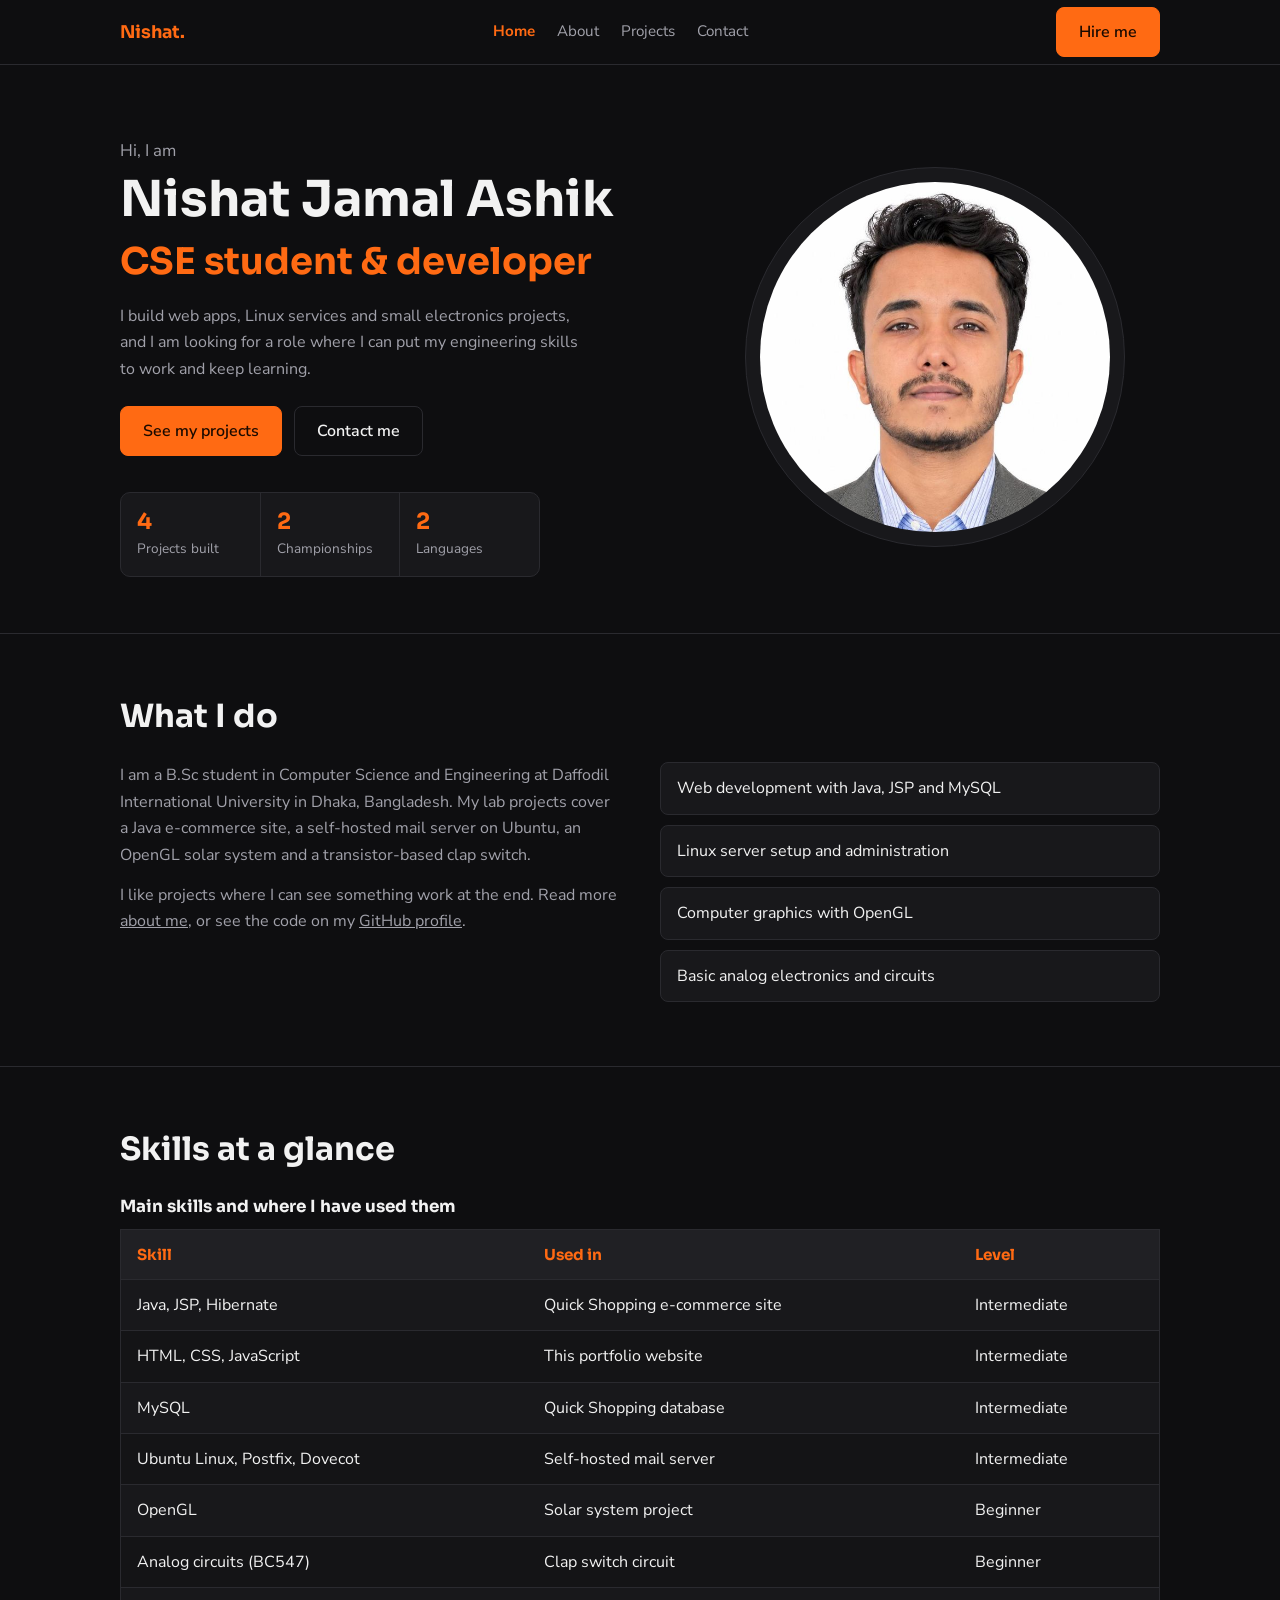
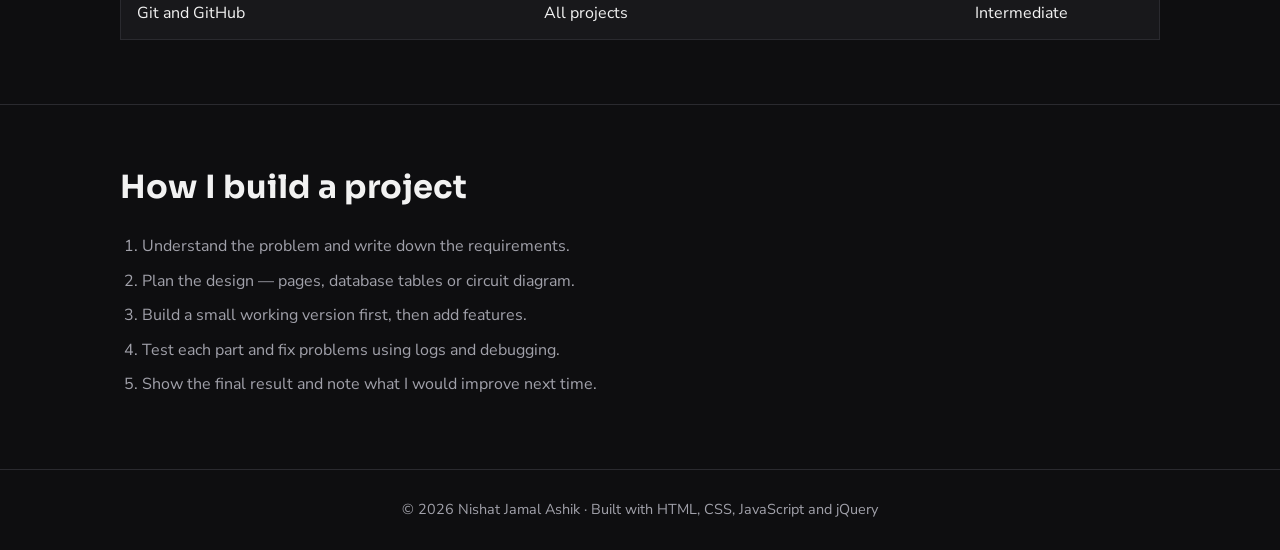
<file: index.html>
<!DOCTYPE html>
<html lang="en">
<head>
<meta charset="utf-8">
<meta name="viewport" content="width=device-width, initial-scale=1">
<title>Home | Nishat Jamal Ashik — Portfolio</title>
<link rel="preconnect" href="https://fonts.googleapis.com">
<link rel="preconnect" href="https://fonts.gstatic.com" crossorigin>
<link href="https://fonts.googleapis.com/css2?family=Sora:wght@400;600;700&family=Nunito+Sans:wght@400;600&display=swap" rel="stylesheet">
<link rel="stylesheet" href="css/style.css">
</head>
<body>

<!-- Common header and navigation: the same block is used on all four pages -->
<header>
  <div class="wrap">
    <a class="logo" href="index.html">Nishat.</a>
    <button id="menuBtn" aria-label="Open menu">&#9776;</button>
    <nav id="mainNav" aria-label="Main">
      <a href="index.html">Home</a>
      <a href="about.html">About</a>
      <a href="projects.html">Projects</a>
      <a href="contact.html">Contact</a>
    </nav>
    <a class="btn" href="contact.html">Hire me</a>
  </div>
</header>

<main>
  <!-- Hero section -->
  <div class="wrap">
    <div class="hero">
      <div>
        <small>Hi, I am</small>
        <h1>Nishat Jamal Ashik</h1>
        <div class="role">CSE student &amp; developer</div>
        <p>I build web apps, Linux services and small electronics projects, and I am looking for a role where I can put my engineering skills to work and keep learning.</p>
        <div class="cta">
          <a class="btn" href="projects.html">See my projects</a>
          <a class="btn ghost" href="contact.html">Contact me</a>
        </div>
        <div class="stats">
          <div><b>4</b><span>Projects built</span></div>
          <div><b>2</b><span>Championships</span></div>
          <div><b>2</b><span>Languages</span></div>
        </div>
      </div>
      <div class="photo"><img src="images/portrait.jpg" alt="Portrait of Nishat Jamal Ashik in a grey blazer"></div>
    </div>
  </div>

  <!-- What I do -->
  <section>
    <div class="wrap">
      <h2>What I do</h2>
      <div class="two-col">
        <div>
          <p>I am a B.Sc student in Computer Science and Engineering at Daffodil International University in Dhaka, Bangladesh. My lab projects cover a Java e-commerce site, a self-hosted mail server on Ubuntu, an OpenGL solar system and a transistor-based clap switch.</p>
          <p>I like projects where I can see something work at the end. Read more <a href="about.html">about me</a>, or see the code on my <a href="https://github.com/njashik44" target="_blank" rel="noopener">GitHub profile</a>.</p>
        </div>
        <ul class="quals">
          <li>Web development with Java, JSP and MySQL</li>
          <li>Linux server setup and administration</li>
          <li>Computer graphics with OpenGL</li>
          <li>Basic analog electronics and circuits</li>
        </ul>
      </div>
    </div>
  </section>

  <!-- Skills table -->
  <section>
    <div class="wrap">
      <h2>Skills at a glance</h2>
      <div class="table-box">
        <table>
          <caption>Main skills and where I have used them</caption>
          <thead>
            <tr><th>Skill</th><th>Used in</th><th>Level</th></tr>
          </thead>
          <tbody>
            <tr><td>Java, JSP, Hibernate</td><td>Quick Shopping e-commerce site</td><td>Intermediate</td></tr>
            <tr><td>HTML, CSS, JavaScript</td><td>This portfolio website</td><td>Intermediate</td></tr>
            <tr><td>MySQL</td><td>Quick Shopping database</td><td>Intermediate</td></tr>
            <tr><td>Ubuntu Linux, Postfix, Dovecot</td><td>Self-hosted mail server</td><td>Intermediate</td></tr>
            <tr><td>OpenGL</td><td>Solar system project</td><td>Beginner</td></tr>
            <tr><td>Analog circuits (BC547)</td><td>Clap switch circuit</td><td>Beginner</td></tr>
            <tr><td>Git and GitHub</td><td>All projects</td><td>Intermediate</td></tr>
          </tbody>
        </table>
      </div>
    </div>
  </section>

  <!-- Process: ordered list -->
  <section>
    <div class="wrap">
      <h2>How I build a project</h2>
      <ol class="steps">
        <li>Understand the problem and write down the requirements.</li>
        <li>Plan the design — pages, database tables or circuit diagram.</li>
        <li>Build a small working version first, then add features.</li>
        <li>Test each part and fix problems using logs and debugging.</li>
        <li>Show the final result and note what I would improve next time.</li>
      </ol>
    </div>
  </section>
</main>

<footer>
  <div class="wrap">&copy; <span id="year">2026</span> Nishat Jamal Ashik &middot; Built with HTML, CSS, JavaScript and jQuery</div>
</footer>

<script src="js/jquery-3.7.1.min.js"></script>
<script src="js/script.js"></script>
</body>
</html>
</file>
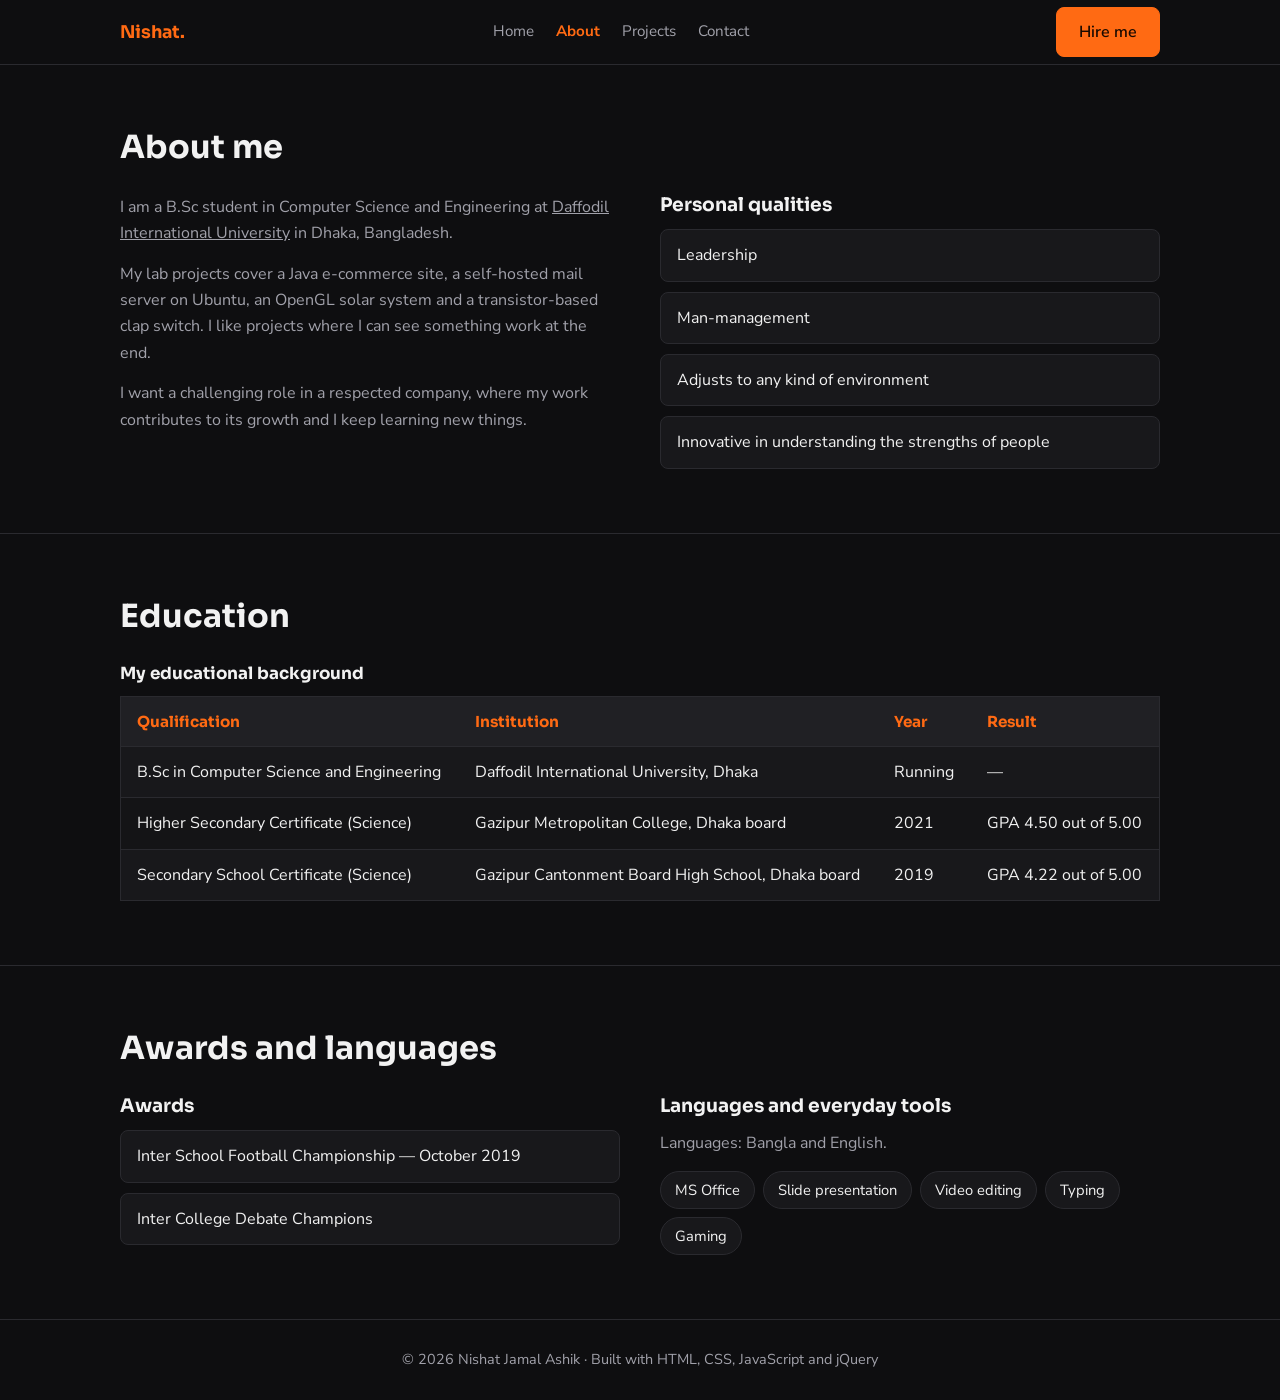
<file: about.html>
<!DOCTYPE html>
<html lang="en">
<head>
<meta charset="utf-8">
<meta name="viewport" content="width=device-width, initial-scale=1">
<title>About | Nishat Jamal Ashik — Portfolio</title>
<link rel="preconnect" href="https://fonts.googleapis.com">
<link rel="preconnect" href="https://fonts.gstatic.com" crossorigin>
<link href="https://fonts.googleapis.com/css2?family=Sora:wght@400;600;700&family=Nunito+Sans:wght@400;600&display=swap" rel="stylesheet">
<link rel="stylesheet" href="css/style.css">
</head>
<body>

<!-- Common header and navigation: the same block is used on all four pages -->
<header>
  <div class="wrap">
    <a class="logo" href="index.html">Nishat.</a>
    <button id="menuBtn" aria-label="Open menu">&#9776;</button>
    <nav id="mainNav" aria-label="Main">
      <a href="index.html">Home</a>
      <a href="about.html">About</a>
      <a href="projects.html">Projects</a>
      <a href="contact.html">Contact</a>
    </nav>
    <a class="btn" href="contact.html">Hire me</a>
  </div>
</header>

<main>
  <!-- About text and personal qualities -->
  <section style="border-top:none">
    <div class="wrap">
      <h2>About me</h2>
      <div class="two-col">
        <div>
          <p>I am a B.Sc student in Computer Science and Engineering at <a href="https://daffodilvarsity.edu.bd" target="_blank" rel="noopener">Daffodil International University</a> in Dhaka, Bangladesh.</p>
          <p>My lab projects cover a Java e-commerce site, a self-hosted mail server on Ubuntu, an OpenGL solar system and a transistor-based clap switch. I like projects where I can see something work at the end.</p>
          <p>I want a challenging role in a respected company, where my work contributes to its growth and I keep learning new things.</p>
        </div>
        <div>
          <h3 style="margin-bottom:14px">Personal qualities</h3>
          <ul class="quals">
            <li>Leadership</li>
            <li>Man-management</li>
            <li>Adjusts to any kind of environment</li>
            <li>Innovative in understanding the strengths of people</li>
          </ul>
        </div>
      </div>
    </div>
  </section>

  <!-- Education table -->
  <section>
    <div class="wrap">
      <h2>Education</h2>
      <div class="table-box">
        <table>
          <caption>My educational background</caption>
          <thead>
            <tr><th>Qualification</th><th>Institution</th><th>Year</th><th>Result</th></tr>
          </thead>
          <tbody>
            <tr><td>B.Sc in Computer Science and Engineering</td><td>Daffodil International University, Dhaka</td><td>Running</td><td>—</td></tr>
            <tr><td>Higher Secondary Certificate (Science)</td><td>Gazipur Metropolitan College, Dhaka board</td><td>2021</td><td>GPA 4.50 out of 5.00</td></tr>
            <tr><td>Secondary School Certificate (Science)</td><td>Gazipur Cantonment Board High School, Dhaka board</td><td>2019</td><td>GPA 4.22 out of 5.00</td></tr>
          </tbody>
        </table>
      </div>
    </div>
  </section>

  <!-- Awards and languages -->
  <section>
    <div class="wrap">
      <h2>Awards and languages</h2>
      <div class="two-col">
        <div>
          <h3 style="margin-bottom:14px">Awards</h3>
          <ul class="quals">
            <li>Inter School Football Championship — October 2019</li>
            <li>Inter College Debate Champions</li>
          </ul>
        </div>
        <div>
          <h3 style="margin-bottom:14px">Languages and everyday tools</h3>
          <p>Languages: Bangla and English.</p>
          <div class="tags">
            <span>MS Office</span><span>Slide presentation</span><span>Video editing</span><span>Typing</span><span>Gaming</span>
          </div>
        </div>
      </div>
    </div>
  </section>
</main>

<footer>
  <div class="wrap">&copy; <span id="year">2026</span> Nishat Jamal Ashik &middot; Built with HTML, CSS, JavaScript and jQuery</div>
</footer>

<script src="js/jquery-3.7.1.min.js"></script>
<script src="js/script.js"></script>
</body>
</html>
</file>
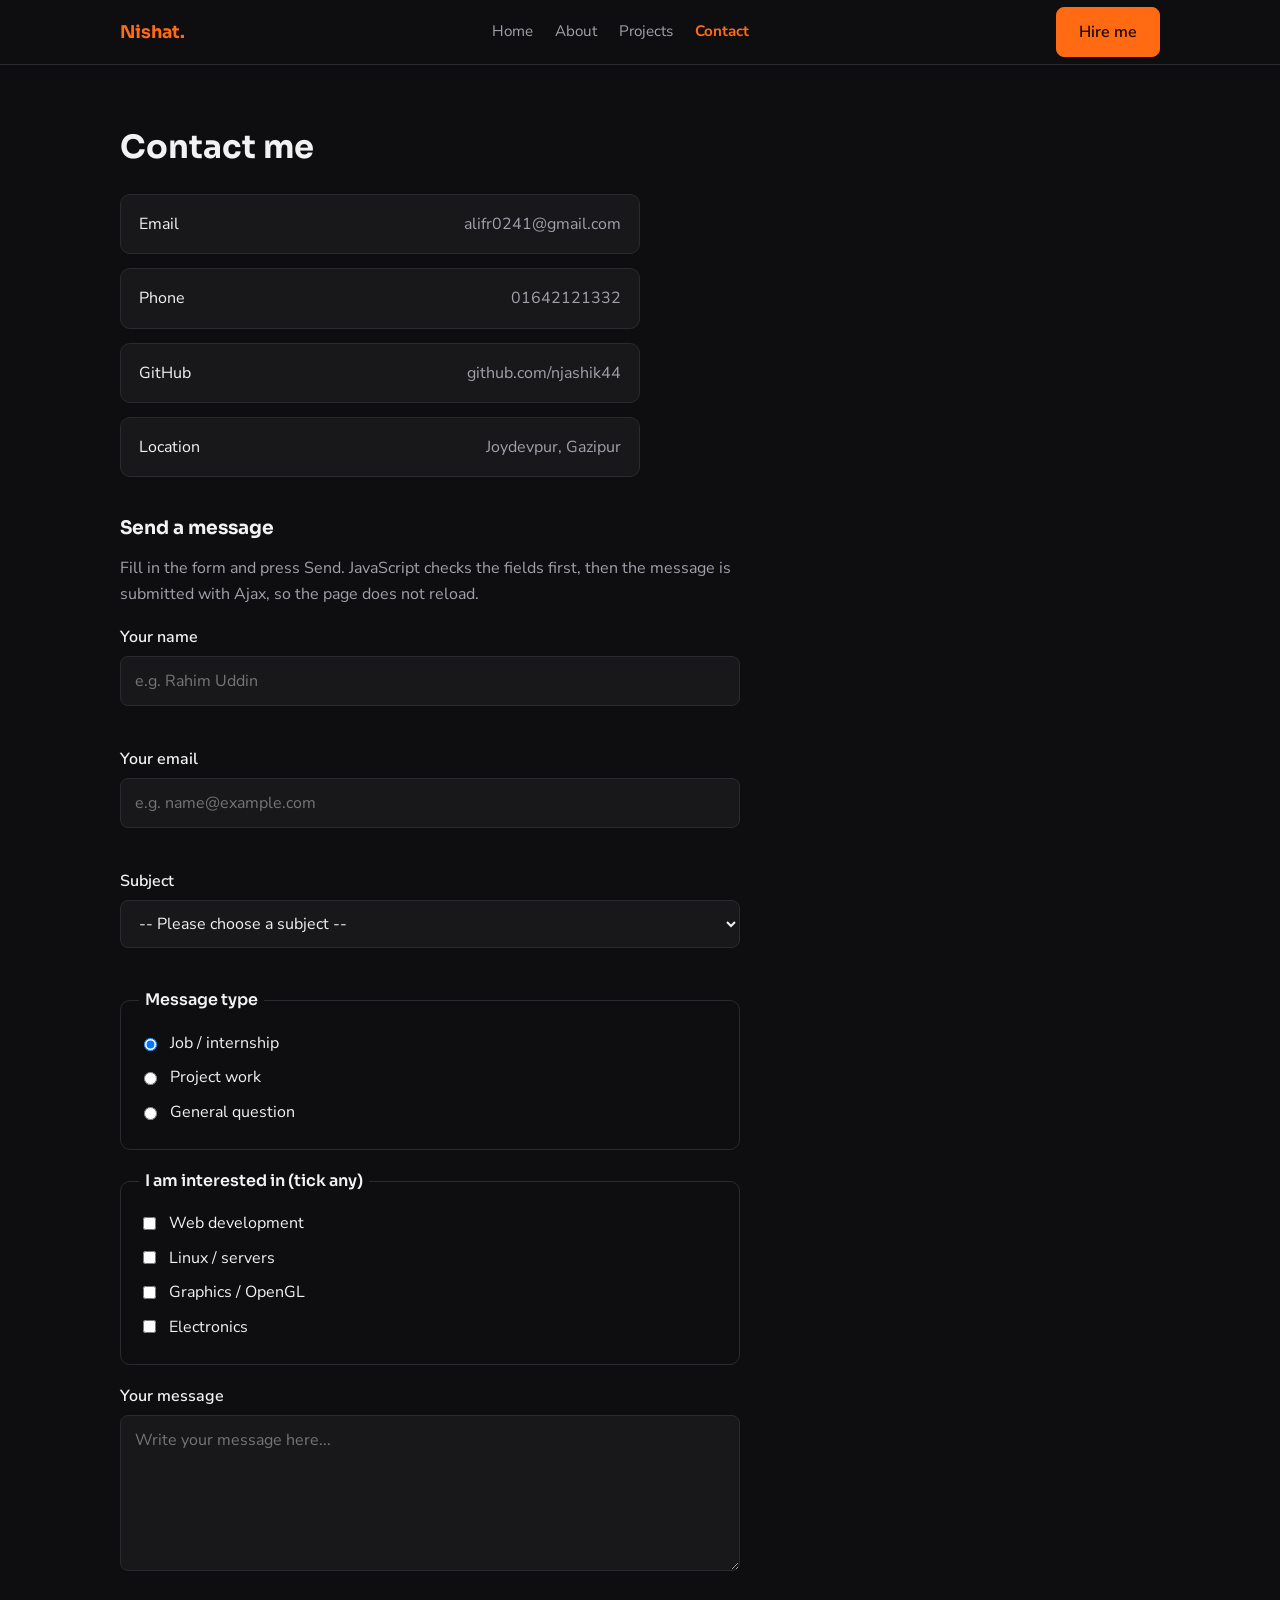
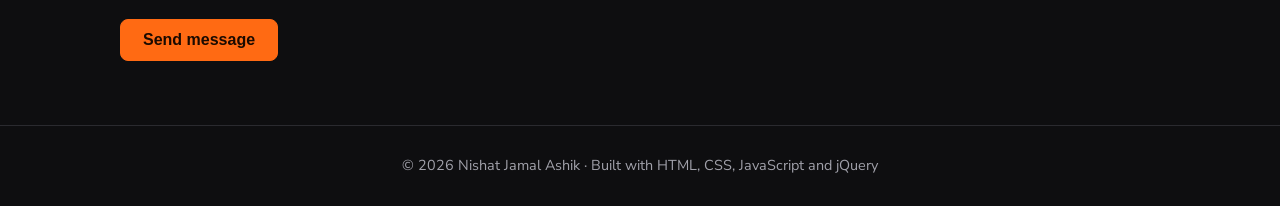
<file: contact.html>
<!DOCTYPE html>
<html lang="en">
<head>
<meta charset="utf-8">
<meta name="viewport" content="width=device-width, initial-scale=1">
<title>Contact | Nishat Jamal Ashik — Portfolio</title>
<link rel="preconnect" href="https://fonts.googleapis.com">
<link rel="preconnect" href="https://fonts.gstatic.com" crossorigin>
<link href="https://fonts.googleapis.com/css2?family=Sora:wght@400;600;700&family=Nunito+Sans:wght@400;600&display=swap" rel="stylesheet">
<link rel="stylesheet" href="css/style.css">
</head>
<body>

<!-- Common header and navigation: the same block is used on all four pages -->
<header>
  <div class="wrap">
    <a class="logo" href="index.html">Nishat.</a>
    <button id="menuBtn" aria-label="Open menu">&#9776;</button>
    <nav id="mainNav" aria-label="Main">
      <a href="index.html">Home</a>
      <a href="about.html">About</a>
      <a href="projects.html">Projects</a>
      <a href="contact.html">Contact</a>
    </nav>
    <a class="btn" href="contact.html">Hire me</a>
  </div>
</header>

<main>
  <section style="border-top:none">
    <div class="wrap">
      <h2>Contact me</h2>

      <!-- Direct contact links -->
      <div class="contact-list">
        <a href="mailto:alifr0241@gmail.com">Email <span>alifr0241@gmail.com</span></a>
        <a href="tel:01642121332">Phone <span>01642121332</span></a>
        <a href="https://github.com/njashik44" target="_blank" rel="noopener">GitHub <span>github.com/njashik44</span></a>
        <a href="index.html">Location <span>Joydevpur, Gazipur</span></a>
      </div>

      <h3 style="margin-bottom:16px">Send a message</h3>
      <p class="lead" style="margin-top:0">Fill in the form and press Send. JavaScript checks the fields first, then the message is submitted with Ajax, so the page does not reload.</p>

      <!-- Contact form: text, email, dropdown, radio, checkbox, textarea, submit -->
      <form id="contactForm" novalidate>
        <div>
          <label for="fullName">Your name</label>
          <input type="text" id="fullName" name="fullName" placeholder="e.g. Rahim Uddin">
          <p class="error" id="errName"></p>
        </div>

        <div>
          <label for="email">Your email</label>
          <input type="email" id="email" name="email" placeholder="e.g. name@example.com">
          <p class="error" id="errEmail"></p>
        </div>

        <div>
          <label for="subject">Subject</label>
          <select id="subject" name="subject">
            <option value="">-- Please choose a subject --</option>
            <option value="job">Job opportunity</option>
            <option value="project">Project collaboration</option>
            <option value="feedback">Feedback on my portfolio</option>
            <option value="other">Other</option>
          </select>
          <p class="error" id="errSubject"></p>
        </div>

        <fieldset>
          <legend>Message type</legend>
          <div class="radio-row"><input type="radio" id="typeJob" name="msgType" value="job" checked><label for="typeJob">Job / internship</label></div>
          <div class="radio-row"><input type="radio" id="typeProject" name="msgType" value="project"><label for="typeProject">Project work</label></div>
          <div class="radio-row"><input type="radio" id="typeGeneral" name="msgType" value="general"><label for="typeGeneral">General question</label></div>
        </fieldset>

        <fieldset>
          <legend>I am interested in (tick any)</legend>
          <div class="check-row"><input type="checkbox" id="intWeb" name="interest" value="web"><label for="intWeb">Web development</label></div>
          <div class="check-row"><input type="checkbox" id="intLinux" name="interest" value="linux"><label for="intLinux">Linux / servers</label></div>
          <div class="check-row"><input type="checkbox" id="intGraphics" name="interest" value="graphics"><label for="intGraphics">Graphics / OpenGL</label></div>
          <div class="check-row"><input type="checkbox" id="intElectronics" name="interest" value="electronics"><label for="intElectronics">Electronics</label></div>
        </fieldset>

        <div>
          <label for="message">Your message</label>
          <textarea id="message" name="message" rows="5" placeholder="Write your message here..."></textarea>
          <p class="error" id="errMessage"></p>
        </div>

        <div>
          <button type="submit" class="btn">Send message</button>
        </div>

        <div id="formSuccess"><span id="successText"></span></div>
      </form>
    </div>
  </section>
</main>

<footer>
  <div class="wrap">&copy; <span id="year">2026</span> Nishat Jamal Ashik &middot; Built with HTML, CSS, JavaScript and jQuery</div>
</footer>

<script src="js/jquery-3.7.1.min.js"></script>
<script src="js/script.js"></script>
</body>
</html>
</file>
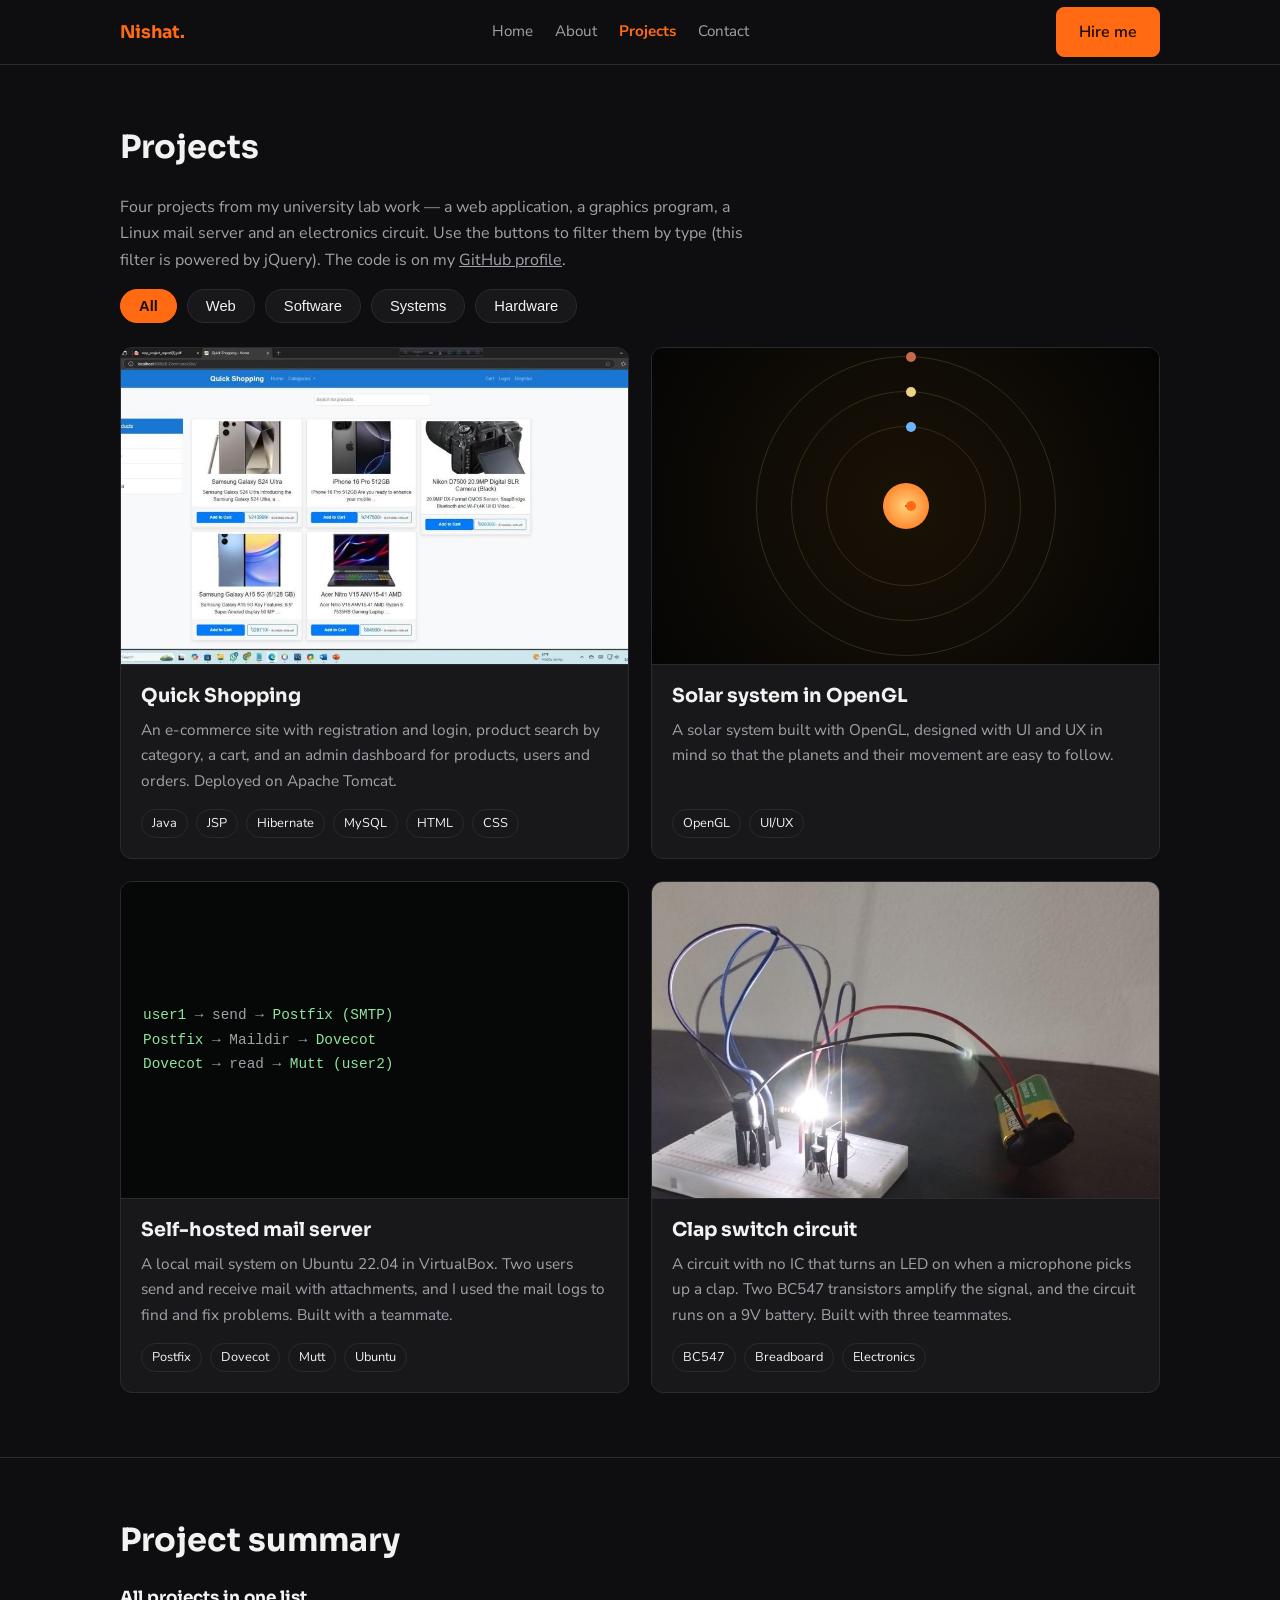
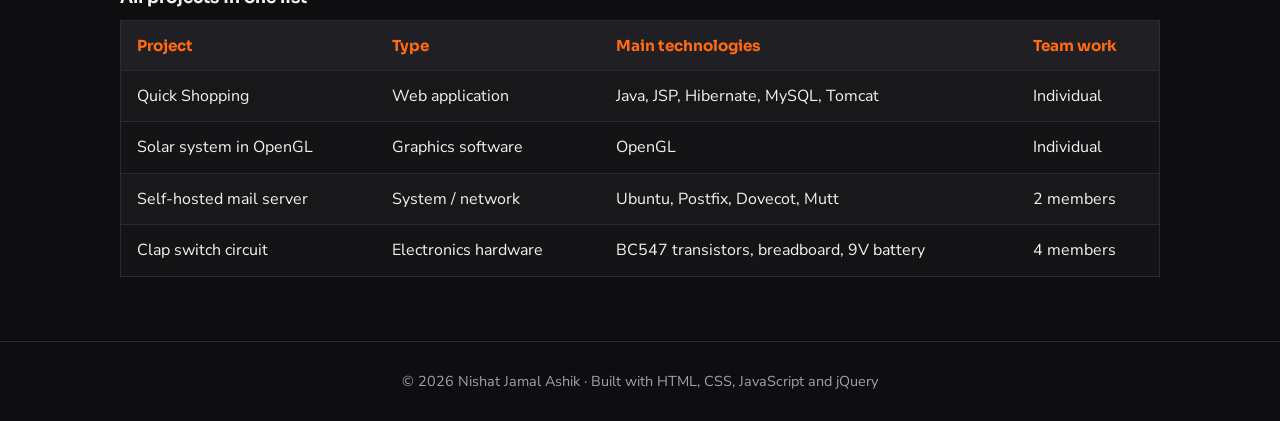
<file: projects.html>
<!DOCTYPE html>
<html lang="en">
<head>
<meta charset="utf-8">
<meta name="viewport" content="width=device-width, initial-scale=1">
<title>Projects | Nishat Jamal Ashik — Portfolio</title>
<link rel="preconnect" href="https://fonts.googleapis.com">
<link rel="preconnect" href="https://fonts.gstatic.com" crossorigin>
<link href="https://fonts.googleapis.com/css2?family=Sora:wght@400;600;700&family=Nunito+Sans:wght@400;600&display=swap" rel="stylesheet">
<link rel="stylesheet" href="css/style.css">
</head>
<body>

<!-- Common header and navigation: the same block is used on all four pages -->
<header>
  <div class="wrap">
    <a class="logo" href="index.html">Nishat.</a>
    <button id="menuBtn" aria-label="Open menu">&#9776;</button>
    <nav id="mainNav" aria-label="Main">
      <a href="index.html">Home</a>
      <a href="about.html">About</a>
      <a href="projects.html">Projects</a>
      <a href="contact.html">Contact</a>
    </nav>
    <a class="btn" href="contact.html">Hire me</a>
  </div>
</header>

<main>
  <section style="border-top:none">
    <div class="wrap">
      <h2>Projects</h2>
      <p class="lead">Four projects from my university lab work — a web application, a graphics program, a Linux mail server and an electronics circuit. Use the buttons to filter them by type (this filter is powered by jQuery). The code is on my <a href="https://github.com/njashik44" target="_blank" rel="noopener">GitHub profile</a>.</p>

      <!-- Filter buttons: script.js reads data-filter and shows matching cards -->
      <div class="filters">
        <button class="active" data-filter="all">All</button>
        <button data-filter="web">Web</button>
        <button data-filter="software">Software</button>
        <button data-filter="systems">Systems</button>
        <button data-filter="hardware">Hardware</button>
      </div>

      <div class="projects">
        <article class="card" data-cat="web">
          <div class="art"><img src="images/project-quickshopping.jpg" alt="Quick Shopping home page with product cards and category list" loading="lazy"></div>
          <div class="body">
            <h3>Quick Shopping</h3>
            <p>An e-commerce site with registration and login, product search by category, a cart, and an admin dashboard for products, users and orders. Deployed on Apache Tomcat.</p>
            <div class="tags"><span>Java</span><span>JSP</span><span>Hibernate</span><span>MySQL</span><span>HTML</span><span>CSS</span></div>
          </div>
        </article>

        <article class="card" data-cat="software">
          <div class="art"><div class="solar" role="img" aria-label="Animated orbits around a glowing sun"><b></b><i></i><i></i><i></i><i></i></div></div>
          <div class="body">
            <h3>Solar system in OpenGL</h3>
            <p>A solar system built with OpenGL, designed with UI and UX in mind so that the planets and their movement are easy to follow.</p>
            <div class="tags"><span>OpenGL</span><span>UI/UX</span></div>
          </div>
        </article>

        <article class="card" data-cat="systems">
          <div class="art"><div class="flow"><div>user1 <span>&rarr; send &rarr;</span> Postfix (SMTP)</div><div>Postfix <span>&rarr; Maildir &rarr;</span> Dovecot</div><div>Dovecot <span>&rarr; read &rarr;</span> Mutt (user2)</div></div></div>
          <div class="body">
            <h3>Self-hosted mail server</h3>
            <p>A local mail system on Ubuntu 22.04 in VirtualBox. Two users send and receive mail with attachments, and I used the mail logs to find and fix problems. Built with a teammate.</p>
            <div class="tags"><span>Postfix</span><span>Dovecot</span><span>Mutt</span><span>Ubuntu</span></div>
          </div>
        </article>

        <article class="card" data-cat="hardware">
          <div class="art"><img src="images/project-clapswitch.jpg" alt="Clap switch circuit on a breadboard with a lit LED" loading="lazy"></div>
          <div class="body">
            <h3>Clap switch circuit</h3>
            <p>A circuit with no IC that turns an LED on when a microphone picks up a clap. Two BC547 transistors amplify the signal, and the circuit runs on a 9V battery. Built with three teammates.</p>
            <div class="tags"><span>BC547</span><span>Breadboard</span><span>Electronics</span></div>
          </div>
        </article>
      </div>
    </div>
  </section>

  <!-- Project summary table -->
  <section>
    <div class="wrap">
      <h2>Project summary</h2>
      <div class="table-box">
        <table>
          <caption>All projects in one list</caption>
          <thead>
            <tr><th>Project</th><th>Type</th><th>Main technologies</th><th>Team work</th></tr>
          </thead>
          <tbody>
            <tr><td>Quick Shopping</td><td>Web application</td><td>Java, JSP, Hibernate, MySQL, Tomcat</td><td>Individual</td></tr>
            <tr><td>Solar system in OpenGL</td><td>Graphics software</td><td>OpenGL</td><td>Individual</td></tr>
            <tr><td>Self-hosted mail server</td><td>System / network</td><td>Ubuntu, Postfix, Dovecot, Mutt</td><td>2 members</td></tr>
            <tr><td>Clap switch circuit</td><td>Electronics hardware</td><td>BC547 transistors, breadboard, 9V battery</td><td>4 members</td></tr>
          </tbody>
        </table>
      </div>
    </div>
  </section>
</main>

<footer>
  <div class="wrap">&copy; <span id="year">2026</span> Nishat Jamal Ashik &middot; Built with HTML, CSS, JavaScript and jQuery</div>
</footer>

<script src="js/jquery-3.7.1.min.js"></script>
<script src="js/script.js"></script>
</body>
</html>
</file>
<file: css/style.css>
/* ============================================================
   style.css — shared stylesheet for all pages of the portfolio
   One external stylesheet is linked by every page so the whole
   site keeps the same colours, fonts and layout.
   ============================================================ */

/* Colour palette and fonts are stored in CSS variables, so a
   colour can be changed in one place for the whole website. */
:root{
  --bg:#0e0e10;
  --panel:#18181b;
  --line:#2a2a2f;
  --text:#f2f2f2;
  --muted:#a1a1aa;
  --accent:#ff6a13;
  --accent-ink:#1a0a00;
  --error:#ff8080;
  --success:#8fe3a0;
}

*{box-sizing:border-box}
html{scroll-behavior:smooth}
body{
  margin:0;
  background:var(--bg);
  color:var(--text);
  font:400 1rem/1.65 "Nunito Sans",system-ui,sans-serif;
}
h1,h2,h3{font-family:Sora,system-ui,sans-serif;line-height:1.15;margin:0}
a{color:inherit}
.wrap{max-width:1080px;margin:0 auto;padding:0 20px}

/* ---------- Header and navigation (same on every page) ---------- */
header{
  position:sticky;top:0;z-index:5;
  background:var(--bg);
  border-bottom:1px solid var(--line);
}
header .wrap{display:flex;align-items:center;justify-content:space-between;height:64px;gap:16px}
.logo{font:700 1.1rem Sora,sans-serif;color:var(--accent);text-decoration:none}
nav{display:flex;gap:22px}
nav a{color:var(--muted);text-decoration:none;font-size:.95rem;white-space:nowrap}
nav a:hover,nav a:focus-visible{color:var(--accent)}
/* script.js adds class="active" to the link of the current page */
nav a.active{color:var(--accent);font-weight:700}
.btn{
  display:inline-block;padding:11px 22px;border-radius:8px;font-weight:600;
  text-decoration:none;border:1px solid var(--accent);
  background:var(--accent);color:var(--accent-ink);cursor:pointer;font-size:1rem;
}
.btn.ghost{background:transparent;color:var(--text);border-color:var(--line)}
a:focus-visible,.btn:focus-visible,button:focus-visible{outline:2px solid var(--accent);outline-offset:3px}
/* Hamburger button: hidden on desktop, shown on small screens */
#menuBtn{display:none;background:none;border:1px solid var(--line);border-radius:8px;color:var(--text);font-size:1.2rem;padding:6px 12px;cursor:pointer}

/* ---------- Home page hero ---------- */
.hero{display:grid;grid-template-columns:1.1fr .9fr;gap:40px;align-items:center;padding:72px 0 56px}
.hero small{color:var(--muted);font-size:1.05rem}
.hero h1{font-size:clamp(2rem,5vw,3.1rem);margin:6px 0 10px}
.hero .role{font:700 clamp(1.5rem,4vw,2.3rem) Sora,sans-serif;color:var(--accent);margin-bottom:18px}
.hero p{color:var(--muted);max-width:46ch;margin:0 0 24px}
.cta{display:flex;gap:12px;flex-wrap:wrap}
.stats{display:flex;margin-top:36px;background:var(--panel);border:1px solid var(--line);border-radius:10px;max-width:420px}
.stats div{flex:1;padding:14px 16px}
.stats div+div{border-left:1px solid var(--line)}
.stats b{display:block;color:var(--accent);font:700 1.4rem Sora,sans-serif}
.stats span{font-size:.85rem;color:var(--muted)}
.photo{justify-self:center;width:min(100%,380px);aspect-ratio:1;border-radius:50%;background:var(--panel);padding:14px;border:1px solid var(--line)}
.photo img{width:100%;height:100%;object-fit:cover;border-radius:50%;display:block}

/* ---------- Sections and general content ---------- */
section{padding:64px 0;border-top:1px solid var(--line)}
section h2{font-size:clamp(1.5rem,3.5vw,2rem);margin-bottom:28px}
section p.lead{color:var(--muted);max-width:65ch}
.two-col{display:grid;grid-template-columns:1fr 1fr;gap:40px}
.two-col p{margin:0 0 14px;color:var(--muted)}
ul.quals{list-style:none;padding:0;margin:0;display:grid;gap:10px}
ul.quals li{padding:12px 16px;background:var(--panel);border:1px solid var(--line);border-radius:8px}
ol.steps{color:var(--muted);padding-left:22px;margin:0}
ol.steps li{margin-bottom:8px}
.tags{display:flex;flex-wrap:wrap;gap:8px}
.tags span{padding:6px 14px;border:1px solid var(--line);background:var(--panel);border-radius:999px;font-size:.92rem}

/* ---------- Tables ---------- */
.table-box{overflow-x:auto}              /* lets the table scroll sideways on phones */
table{width:100%;border-collapse:collapse;background:var(--panel);border:1px solid var(--line)}
caption{text-align:left;font:700 1.05rem Sora,sans-serif;padding:0 0 12px}
th,td{padding:12px 16px;text-align:left;border-bottom:1px solid var(--line);vertical-align:top}
th{background:#202024;color:var(--accent);font-family:Sora,sans-serif;font-size:.95rem}
tr:last-child td{border-bottom:none}
tbody tr:nth-child(even){background:#141416}   /* zebra stripes make rows easier to read */

/* ---------- Project cards ---------- */
.filters{display:flex;gap:10px;flex-wrap:wrap;margin-bottom:24px}
.filters button{
  padding:8px 18px;border-radius:999px;border:1px solid var(--line);
  background:var(--panel);color:var(--text);cursor:pointer;font-size:.92rem;
}
.filters button.active{background:var(--accent);color:var(--accent-ink);border-color:var(--accent);font-weight:700}
.projects{display:grid;grid-template-columns:repeat(2,1fr);gap:22px}
.card{background:var(--panel);border:1px solid var(--line);border-radius:12px;overflow:hidden;display:flex;flex-direction:column}
.card .art{aspect-ratio:16/10;background:#000;display:grid;place-items:center;overflow:hidden;border-bottom:1px solid var(--line)}
.card .art img{width:100%;height:100%;object-fit:cover}
.card .body{padding:20px;display:flex;flex-direction:column;gap:10px;flex:1}
.card h3{font-size:1.2rem}
.card p{margin:0;color:var(--muted);font-size:.96rem}
.card .tags{margin-top:auto;padding-top:6px}
.card .tags span{font-size:.8rem;padding:3px 10px}
/* Pure-CSS solar system art (kept from my single-page version) */
.solar{position:relative;width:100%;height:100%;background:radial-gradient(circle at 50% 50%,#1a1206,#050505)}
.solar i{position:absolute;left:50%;top:50%;border:1px solid #3a2a1a;border-radius:50%;transform:translate(-50%,-50%)}
.solar i::after{content:"";position:absolute;width:10px;height:10px;border-radius:50%;background:var(--accent);top:-5px;left:50%}
.solar i:nth-child(1){width:90px;height:90px}.solar i:nth-child(2){width:160px;height:160px}
.solar i:nth-child(3){width:230px;height:230px}.solar i:nth-child(4){width:300px;height:300px}
.solar i:nth-child(2)::after{background:#6fb3ff}.solar i:nth-child(3)::after{background:#e8d28a}.solar i:nth-child(4)::after{background:#c46a4a}
.solar b{position:absolute;left:50%;top:50%;width:46px;height:46px;border-radius:50%;transform:translate(-50%,-50%);background:radial-gradient(circle,#ffd37a,#ff6a13)}
@media (prefers-reduced-motion:no-preference){
  .solar i{animation:spin 24s linear infinite}
  .solar i:nth-child(2){animation-duration:36s}.solar i:nth-child(3){animation-duration:52s}.solar i:nth-child(4){animation-duration:70s}
}
@keyframes spin{to{transform:translate(-50%,-50%) rotate(360deg)}}
.flow{font:.9rem/1.7 ui-monospace,Menlo,Consolas,monospace;color:#8fe3a0;background:#050806;width:100%;height:100%;padding:22px;display:flex;flex-direction:column;justify-content:center}
.flow span{color:var(--muted)}

/* ---------- Contact page ---------- */
.contact-list{display:grid;gap:14px;max-width:520px;margin-bottom:40px}
.contact-list a{display:flex;justify-content:space-between;gap:16px;padding:16px 18px;background:var(--panel);border:1px solid var(--line);border-radius:10px;text-decoration:none}
.contact-list a:hover{border-color:var(--accent)}
.contact-list span{color:var(--muted)}
form{max-width:620px;display:grid;gap:18px}
fieldset{border:1px solid var(--line);border-radius:10px;padding:16px 18px;margin:0}
legend{font-family:Sora,sans-serif;font-weight:600;padding:0 6px}
label{display:block;font-weight:600;margin-bottom:6px}
input[type=text],input[type=email],select,textarea{
  width:100%;padding:11px 14px;border-radius:8px;border:1px solid var(--line);
  background:var(--panel);color:var(--text);font:inherit;
}
input:focus,select:focus,textarea:focus{outline:2px solid var(--accent);outline-offset:1px}
.radio-row,.check-row{display:flex;gap:10px;align-items:center;margin-bottom:8px}
.radio-row label,.check-row label{font-weight:400;margin:0}
.error{color:var(--error);font-size:.9rem;min-height:1.2em;margin:4px 0 0}
#formSuccess{display:none;border:1px solid var(--success);color:var(--success);border-radius:10px;padding:14px 18px}

/* ---------- Footer ---------- */
footer{padding:28px 0;border-top:1px solid var(--line);color:var(--muted);font-size:.9rem;text-align:center}

/* ---------- Responsive rules: one column on small screens ---------- */
@media (max-width:820px){
  .hero,.two-col,.projects{grid-template-columns:1fr}
  .hero{padding-top:40px}
  .photo{order:-1;width:min(70%,300px)}
  #menuBtn{display:block}
  nav{display:none;position:absolute;top:64px;left:0;right:0;flex-direction:column;gap:0;background:var(--bg);border-bottom:1px solid var(--line);padding:8px 20px 16px}
  nav.open{display:flex}
  nav a{padding:8px 0}
  header .btn{display:none}
}
</file>
